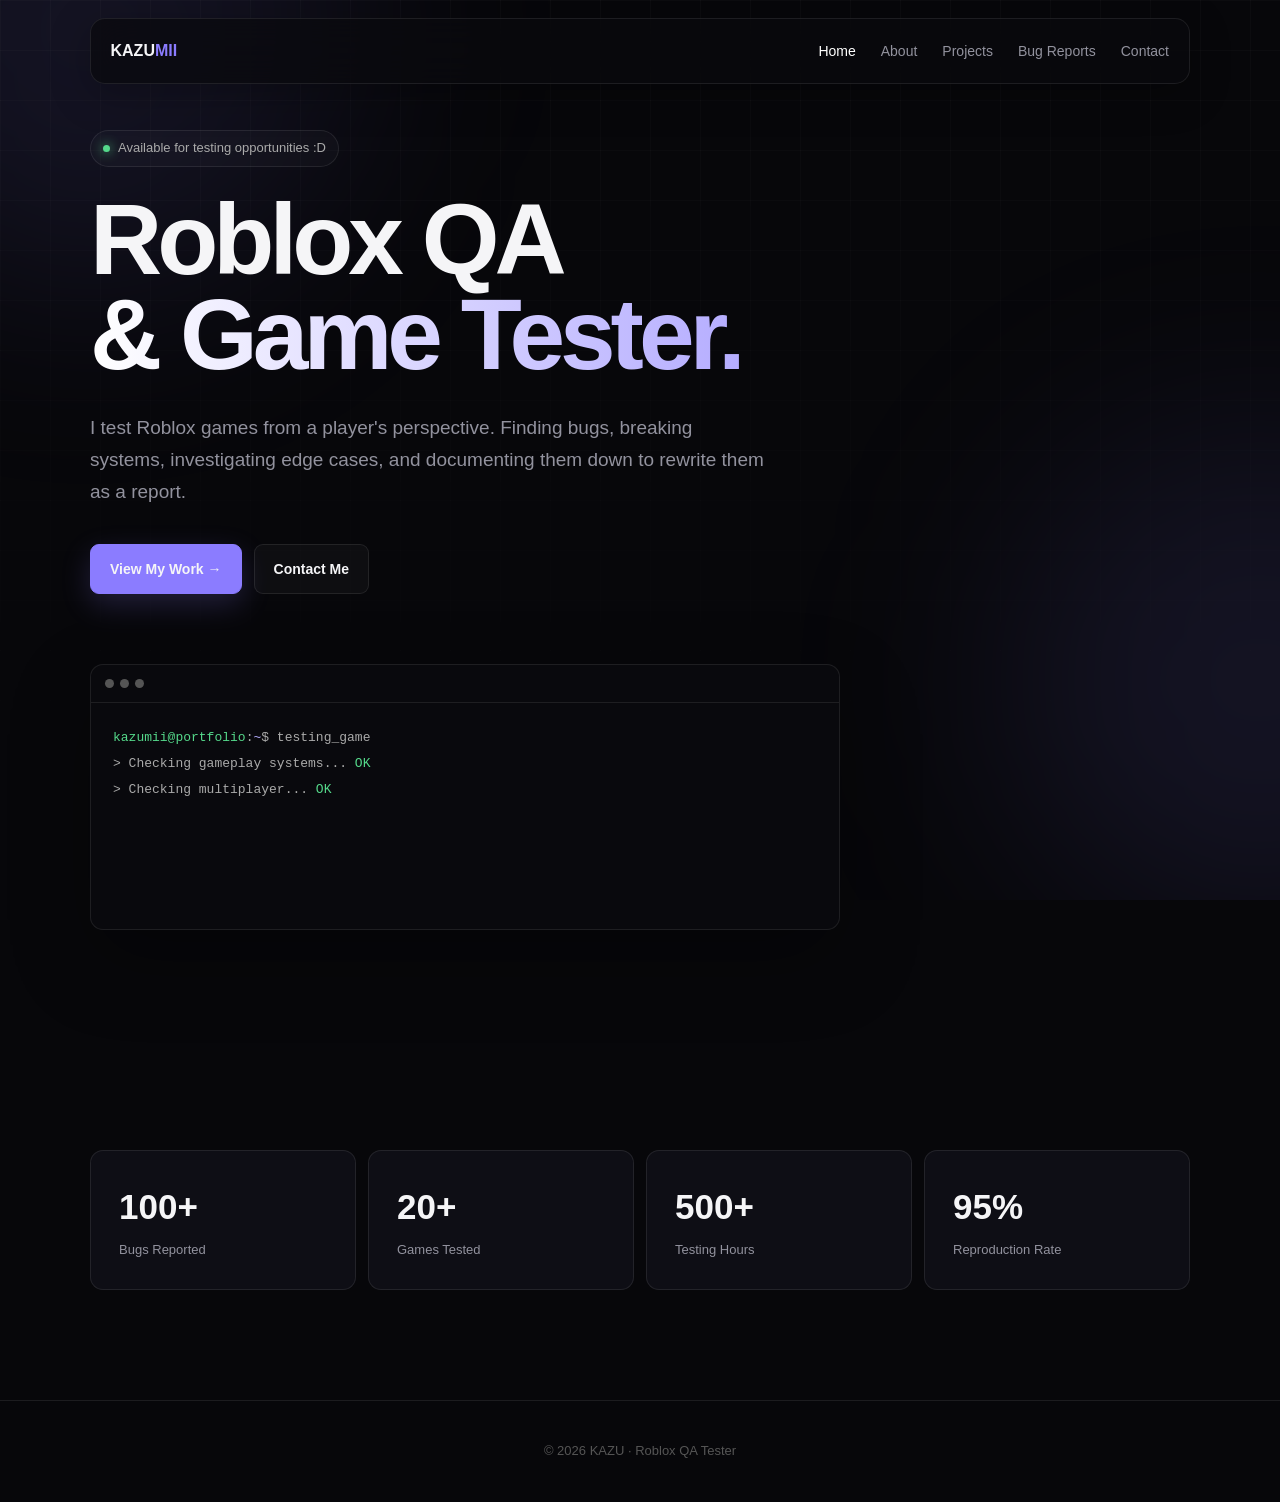
<file: index.html>
<!DOCTYPE html>
<html lang="en"><head><meta charset="UTF-8"><meta name="viewport" content="width=device-width,initial-scale=1.0"><title>Kazumii — Roblox QA Tester</title><link rel="stylesheet" href="style.css"></head>
<body>
<div class="background"><div class="grid"></div><div class="glow one"></div><div class="glow two"></div></div>

<nav class="navbar">
 <div class="nav-inner">
  <a class="logo" href="index.html">KAZU<span>MII</span></a>
  <button class="mobile-menu" aria-label="Open menu">☰</button>
  <ul class="nav-links">
   <li><a class="active" href="index.html">Home</a></li>
   <li><a class="" href="about.html">About</a></li>
   <li><a class="" href="projects.html">Projects</a></li>
   <li><a class="" href="bugs.html">Bug Reports</a></li>
   <li><a class="" href="contact.html">Contact</a></li>
  </ul>
 </div>
</nav>

<section class="hero"><div class="container"><div class="hero-content reveal">
<div class="availability"><span class="status-dot"></span> Available for testing opportunities :D</div>
<h1>Roblox QA<br><span class="gradient">& Game Tester.</span></h1>
<p class="hero-description">I test Roblox games from a player's perspective. Finding bugs, breaking systems, investigating edge cases, and documenting them down to rewrite them as a report.</p>
<div class="hero-buttons"><a href="projects.html" class="btn btn-primary">View My Work →</a><a href="contact.html" class="btn btn-secondary">Contact Me</a></div>
<div class="terminal"><div class="terminal-header"><span class="terminal-dot"></span><span class="terminal-dot"></span><span class="terminal-dot"></span></div><div class="terminal-body">
<div><span class="green">kazumii@portfolio</span>:<span class="purple">~</span>$ testing_game</div>
<div>&gt; Checking gameplay systems... <span class="green">OK</span></div>
<div>&gt; Checking multiplayer... <span class="green">OK</span></div>
<div>&gt; Checking edge cases... <span style="color:#f1c75b">3 issues found</span></div>
<div>&gt; Generating bug reports... <span class="green">DONE</span></div>
<div>&gt; Testing completed.</div>
<div>Kazumii happi!!</div>
</div></div>
</div></div></section>

<section><div class="container"><div class="stats reveal">
<div class="stat-card"><div class="stat-number">100+</div><div class="stat-label">Bugs Reported</div></div>
<div class="stat-card"><div class="stat-number">20+</div><div class="stat-label">Games Tested</div></div>
<div class="stat-card"><div class="stat-number">500+</div><div class="stat-label">Testing Hours</div></div>
<div class="stat-card"><div class="stat-number">95%</div><div class="stat-label">Reproduction Rate</div></div>
</div></div></section>


<footer><div class="container">© 2026 KAZU · Roblox QA Tester</div></footer>
<script src="script.js"></script>
</body></html>
</file>
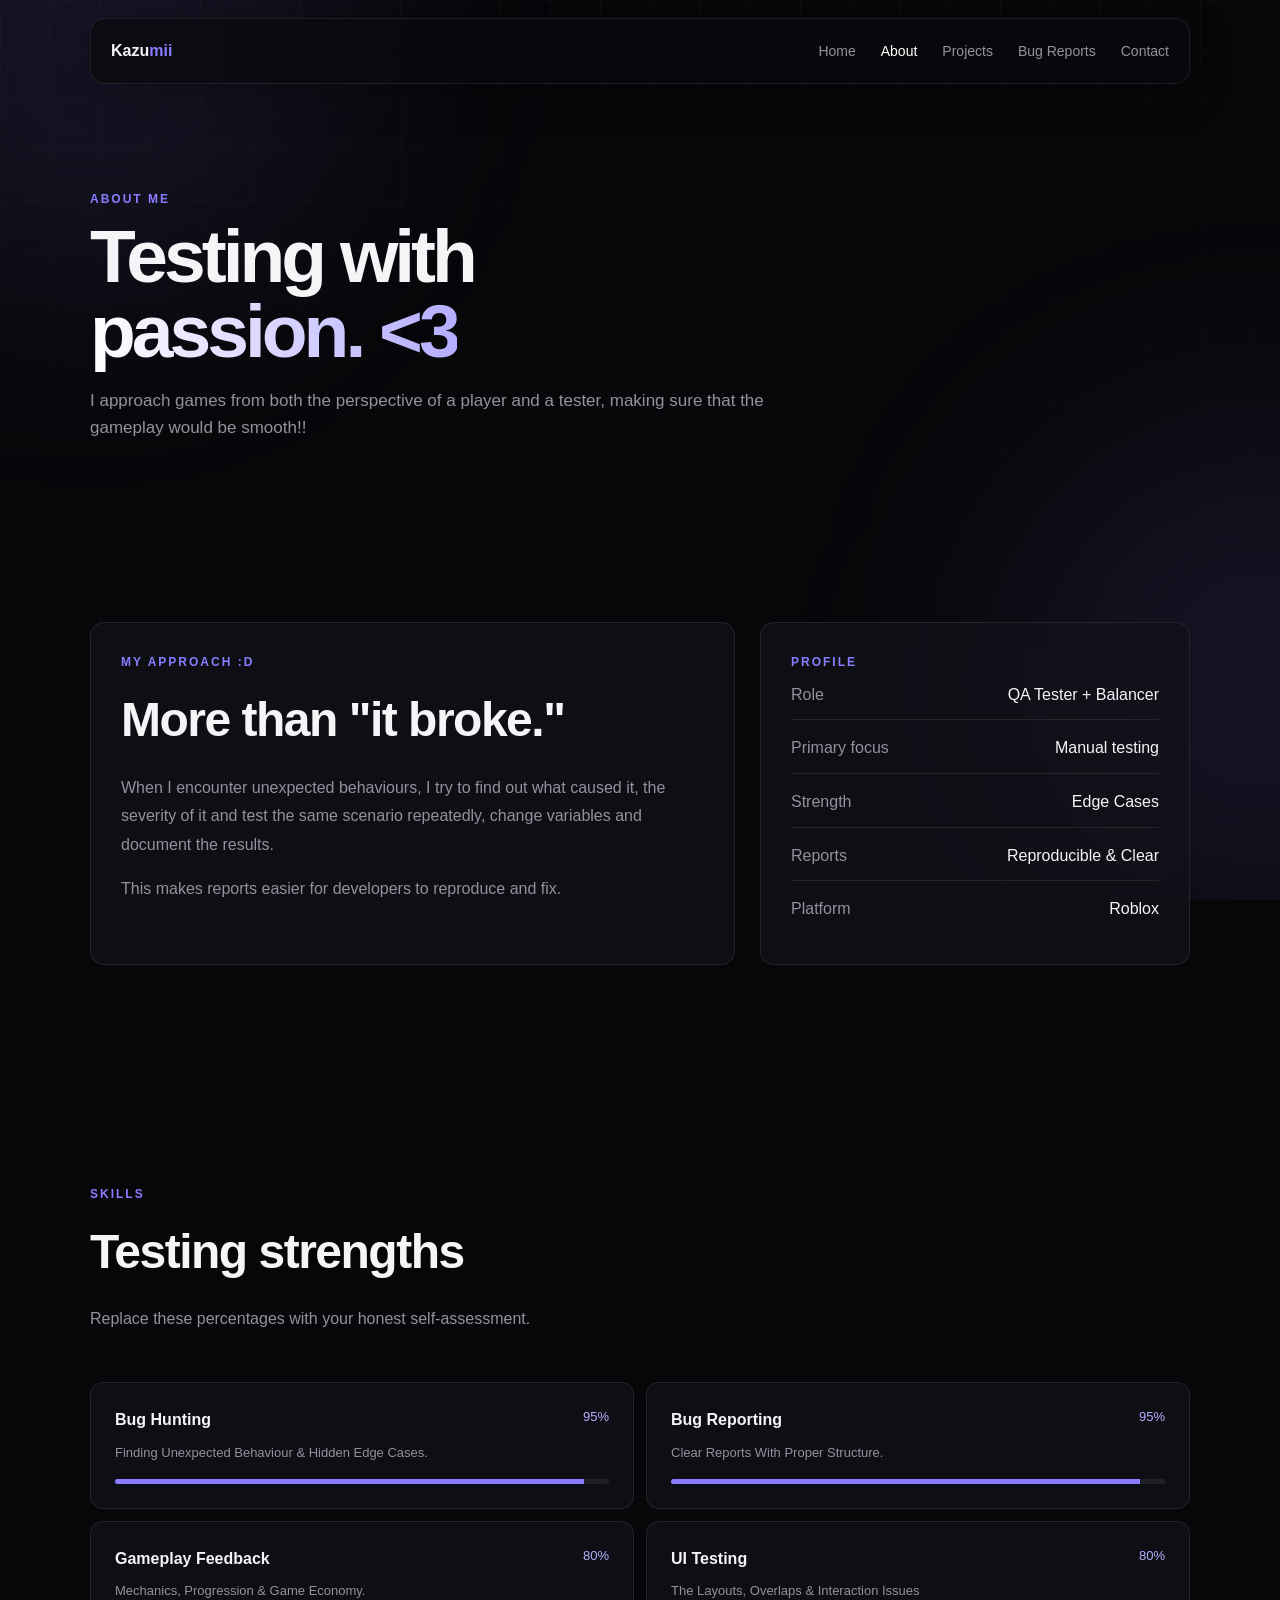
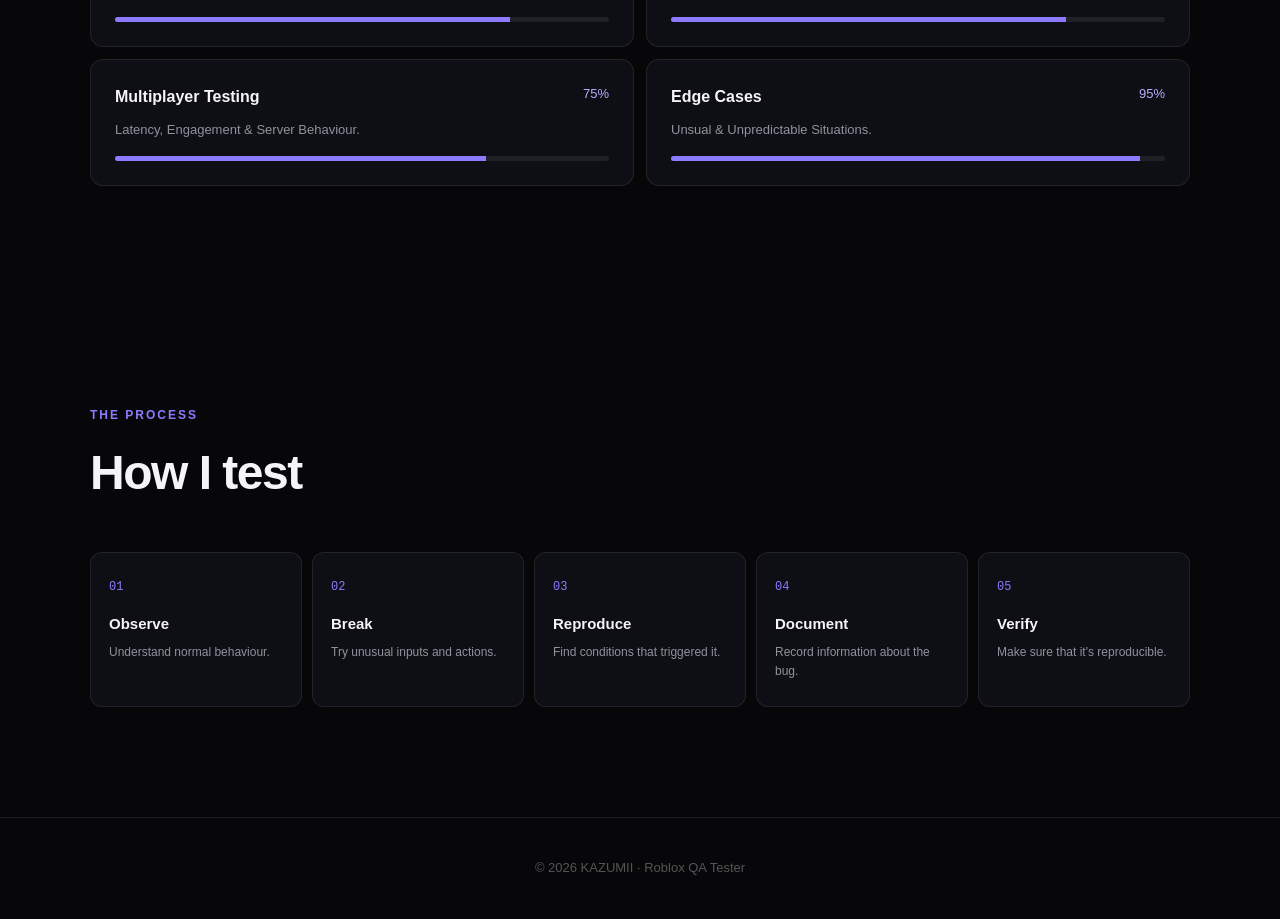
<file: about.html>
<!DOCTYPE html>
<html lang="en"><head><meta charset="UTF-8"><meta name="viewport" content="width=device-width,initial-scale=1.0"><title>Kazumii</title><link rel="stylesheet" href="style.css"></head>
<body>
<div class="background"><div class="grid"></div><div class="glow one"></div><div class="glow two"></div></div>

<nav class="navbar">
 <div class="nav-inner">
  <a class="logo" href="index.html">Kazu<span>mii</span></a>
  <button class="mobile-menu" aria-label="Open menu">☰</button>
  <ul class="nav-links">
   <li><a class="" href="index.html">Home</a></li>
   <li><a class="active" href="about.html">About</a></li>
   <li><a class="" href="projects.html">Projects</a></li>
   <li><a class="" href="bugs.html">Bug Reports</a></li>
   <li><a class="" href="contact.html">Contact</a></li>
  </ul>
 </div>
</nav>

<section class="page-hero"><div class="container reveal"><div class="section-label">ABOUT ME</div><h1>Testing with<br><span class="gradient">passion. <3</span></h1><p>I approach games from both the perspective of a player and a tester, making sure that the gameplay would be smooth!!</p></div></section>

<section><div class="container"><div class="about-grid">
<div class="card reveal"><div class="section-label">MY APPROACH :D</div><h2 class="section-title">More than "it broke."</h2><p class="about-text">When I encounter unexpected behaviours, I try to find out what caused it, the severity of it and test the same scenario repeatedly, change variables and document the results.</p><p class="about-text">This makes reports easier for developers to reproduce and fix.</p></div>
<div class="card reveal"><div class="section-label">PROFILE</div><ul class="info-list"><li><span>Role</span><span>QA Tester + Balancer</span></li><li><span>Primary focus</span><span>Manual testing</span></li><li><span>Strength</span><span>Edge Cases</span></li><li><span>Reports</span><span>Reproducible & Clear</span></li><li><span>Platform</span><span>Roblox</span></li></ul></div>
</div></div></section>

<section id="skills"><div class="container"><div class="reveal"><div class="section-label">SKILLS</div><h2 class="section-title">Testing strengths</h2><p class="section-description">Replace these percentages with your honest self-assessment.</p></div><br><br>
<div class="skills-grid">
<div class="skill-card reveal"><div class="skill-top"><span class="skill-name">Bug Hunting</span><span class="skill-percent">95%</span></div><p class="skill-description">Finding Unexpected Behaviour & Hidden Edge Cases.</p><div class="progress"><div class="progress-bar" data-width="95%"></div></div></div>
<div class="skill-card reveal"><div class="skill-top"><span class="skill-name">Bug Reporting</span><span class="skill-percent">95%</span></div><p class="skill-description">Clear Reports With Proper Structure.</p><div class="progress"><div class="progress-bar" data-width="95%"></div></div></div>
<div class="skill-card reveal"><div class="skill-top"><span class="skill-name">Gameplay Feedback</span><span class="skill-percent">80%</span></div><p class="skill-description">Mechanics, Progression & Game Economy.</p><div class="progress"><div class="progress-bar" data-width="80%"></div></div></div>
<div class="skill-card reveal"><div class="skill-top"><span class="skill-name">UI Testing</span><span class="skill-percent">80%</span></div><p class="skill-description">The Layouts, Overlaps & Interaction Issues</p><div class="progress"><div class="progress-bar" data-width="80%"></div></div></div>
<div class="skill-card reveal"><div class="skill-top"><span class="skill-name">Multiplayer Testing</span><span class="skill-percent">75%</span></div><p class="skill-description">Latency, Engagement & Server Behaviour.</p><div class="progress"><div class="progress-bar" data-width="75%"></div></div></div>
<div class="skill-card reveal"><div class="skill-top"><span class="skill-name">Edge Cases</span><span class="skill-percent">95%</span></div><p class="skill-description">Unsual & Unpredictable Situations.</p><div class="progress"><div class="progress-bar" data-width="95%"></div></div></div>
</div></div></section>

<section><div class="container"><div class="reveal"><div class="section-label">THE PROCESS</div><h2 class="section-title">How I test</h2></div><div class="process">
<div class="process-step reveal"><div class="step-number">01</div><h3>Observe</h3><p>Understand normal behaviour.</p></div>
<div class="process-step reveal"><div class="step-number">02</div><h3>Break</h3><p>Try unusual inputs and actions.</p></div>
<div class="process-step reveal"><div class="step-number">03</div><h3>Reproduce</h3><p>Find conditions that triggered it.</p></div>
<div class="process-step reveal"><div class="step-number">04</div><h3>Document</h3><p>Record information about the bug.</p></div>
<div class="process-step reveal"><div class="step-number">05</div><h3>Verify</h3><p>Make sure that it's reproducible.</p></div>
</div></div></section>

<footer><div class="container">© 2026 KAZUMII · Roblox QA Tester</div></footer>
<script src="script.js"></script>
</body></html>
</file>
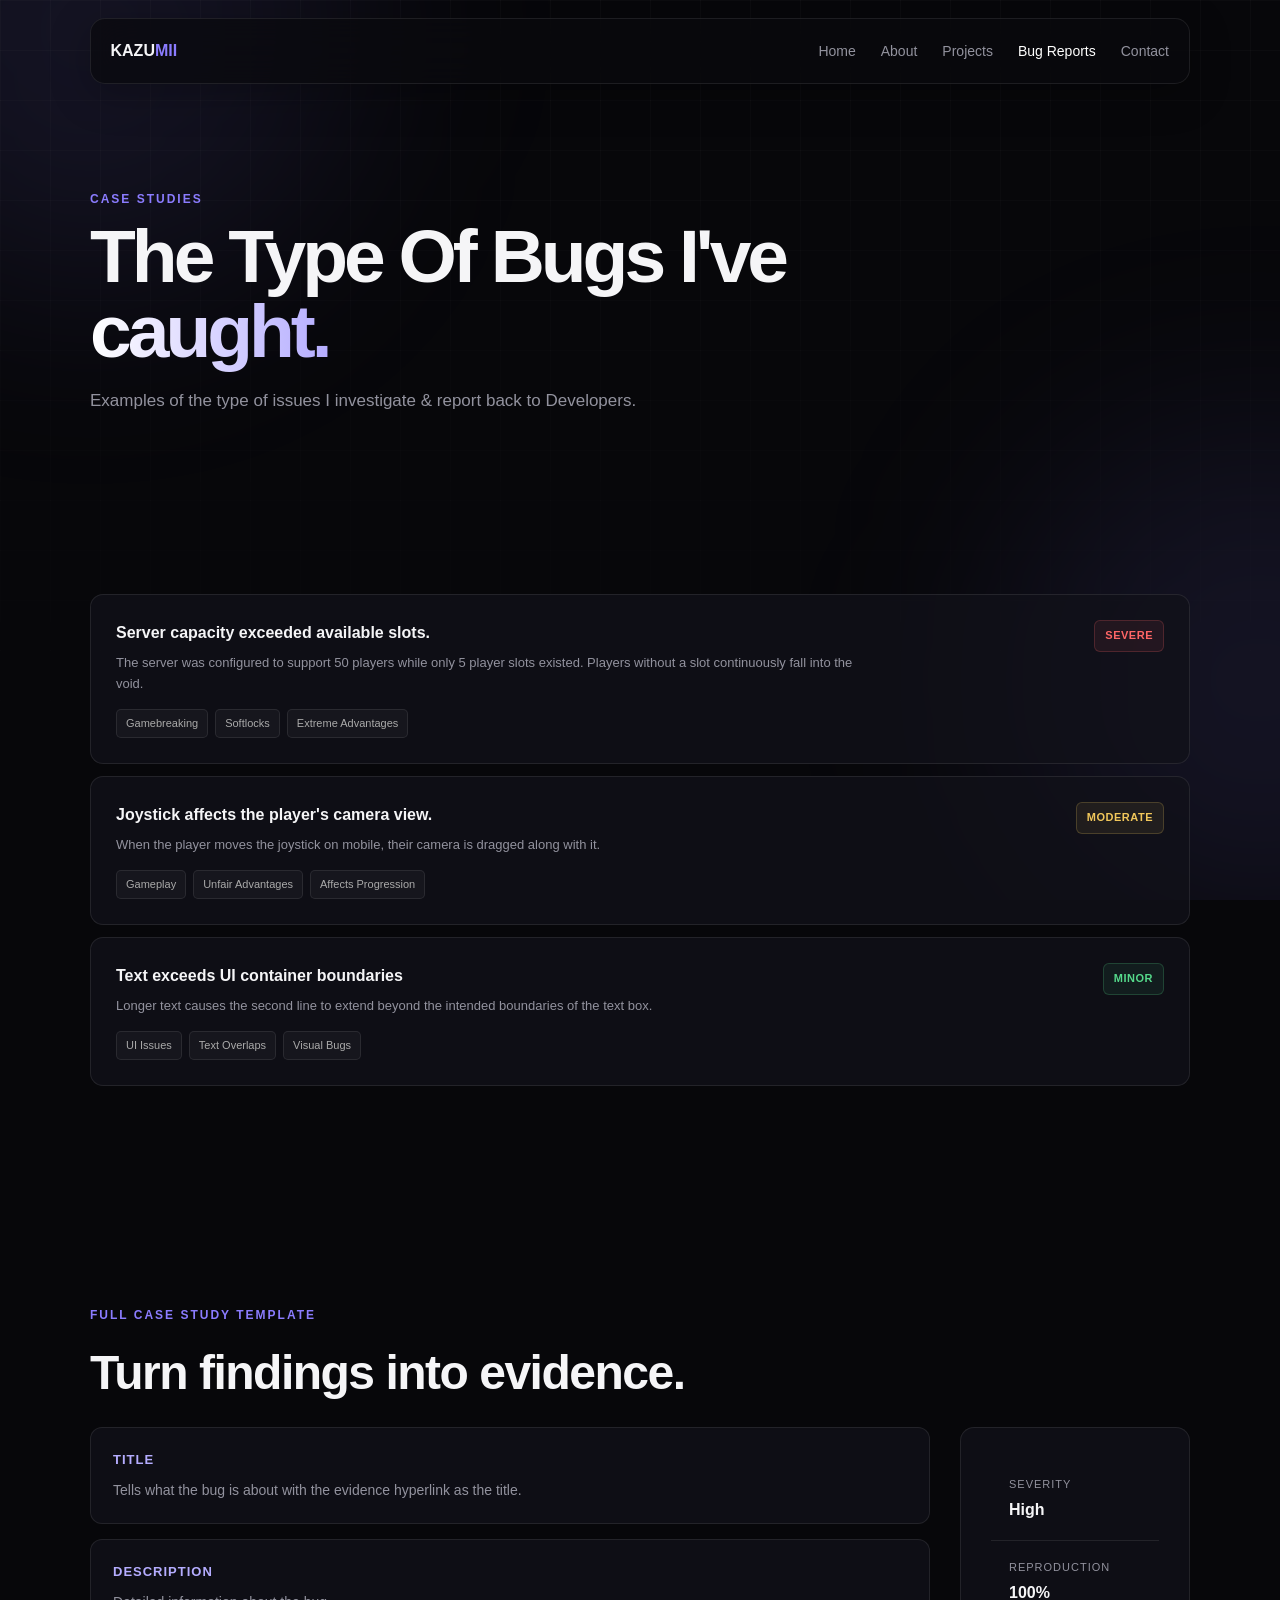
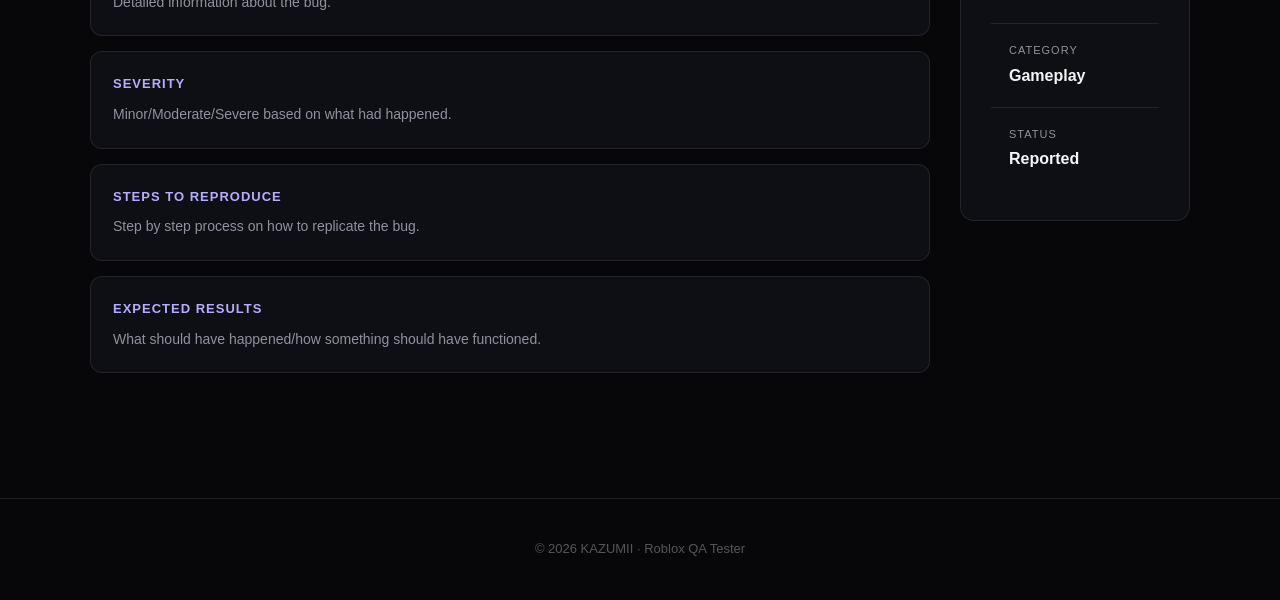
<file: bugs.html>
<!DOCTYPE html>
<html lang="en"><head><meta charset="UTF-8"><meta name="viewport" content="width=device-width,initial-scale=1.0"><title>Bug Reports — Kazumii</title><link rel="stylesheet" href="style.css"></head>
<body>
<div class="background"><div class="grid"></div><div class="glow one"></div><div class="glow two"></div></div>

<nav class="navbar">
 <div class="nav-inner">
  <a class="logo" href="index.html">KAZU<span>MII</span></a>
  <button class="mobile-menu" aria-label="Open menu">☰</button>
  <ul class="nav-links">
   <li><a class="" href="index.html">Home</a></li>
   <li><a class="" href="about.html">About</a></li>
   <li><a class="" href="projects.html">Projects</a></li>
   <li><a class="active" href="bugs.html">Bug Reports</a></li>
   <li><a class="" href="contact.html">Contact</a></li>
  </ul>
 </div>
</nav>

<section class="page-hero"><div class="container reveal"><div class="section-label">CASE STUDIES</div><h1>The Type Of Bugs I've<br><span class="gradient">caught.</span></h1><p>Examples of the type of issues I investigate & report back to Developers.</p></div></section>

<section><div class="container"><div class="bugs">
<article class="bug reveal"><div><h3 class="bug-title">Server capacity exceeded available slots.</h3><p class="bug-description">The server was configured to support 50 players while only 5 player slots existed. Players without a slot continuously fall into the void.</p><div class="bug-meta"><span class="tag">Gamebreaking</span><span class="tag">Softlocks</span><span class="tag">Extreme Advantages</span></div></div><span class="severity high">SEVERE</span></article>
<article class="bug reveal"><div><h3 class="bug-title">Joystick affects the player's camera view.</h3><p class="bug-description">When the player moves the joystick on mobile, their camera is dragged along with it.</p><div class="bug-meta"><span class="tag">Gameplay</span><span class="tag">Unfair Advantages</span><span class="tag">Affects Progression</span></div></div><span class="severity medium">MODERATE</span></article>
<article class="bug reveal"><div><h3 class="bug-title">Text exceeds UI container boundaries</h3><p class="bug-description">Longer text causes the second line to extend beyond the intended boundaries of the text box.</p><div class="bug-meta"><span class="tag">UI Issues</span><span class="tag">Text Overlaps</span><span class="tag">Visual Bugs</span></div></div><span class="severity low">MINOR</span></article>
</div></div></section>

<section><div class="container"><div class="section-label">FULL CASE STUDY TEMPLATE</div><h2 class="section-title">Turn findings into evidence.</h2><div class="bug-detail">
<div>
<div class="detail-box reveal"><h3>Title</h3><p>Tells what the bug is about with the evidence hyperlink as the title.</p></div>
<div class="detail-box reveal"><h3>Description</h3><p>Detailed information about the bug.</p></div>
<div class="detail-box reveal"><h3>Severity</h3><p>Minor/Moderate/Severe based on what had happened.</p></div>
<div class="detail-box reveal"><h3>Steps To Reproduce</h3><p>Step by step process on how to replicate the bug.</p></div>
<div class="detail-box reveal"><h3>Expected Results</h3><p>What should have happened/how something should have functioned.</p></div>
</div>
<div class="side-box">
<div class="card reveal"><div class="side-stat"><small>Severity</small><strong>High</strong></div><div class="side-stat"><small>Reproduction</small><strong>100%</strong></div><div class="side-stat"><small>Category</small><strong>Gameplay</strong></div><div class="side-stat"><small>Status</small><strong>Reported</strong></div></div>
</div>
</div></div></section>

<footer><div class="container">© 2026 KAZUMII · Roblox QA Tester</div></footer>
<script src="script.js"></script>
</body></html>
</file>
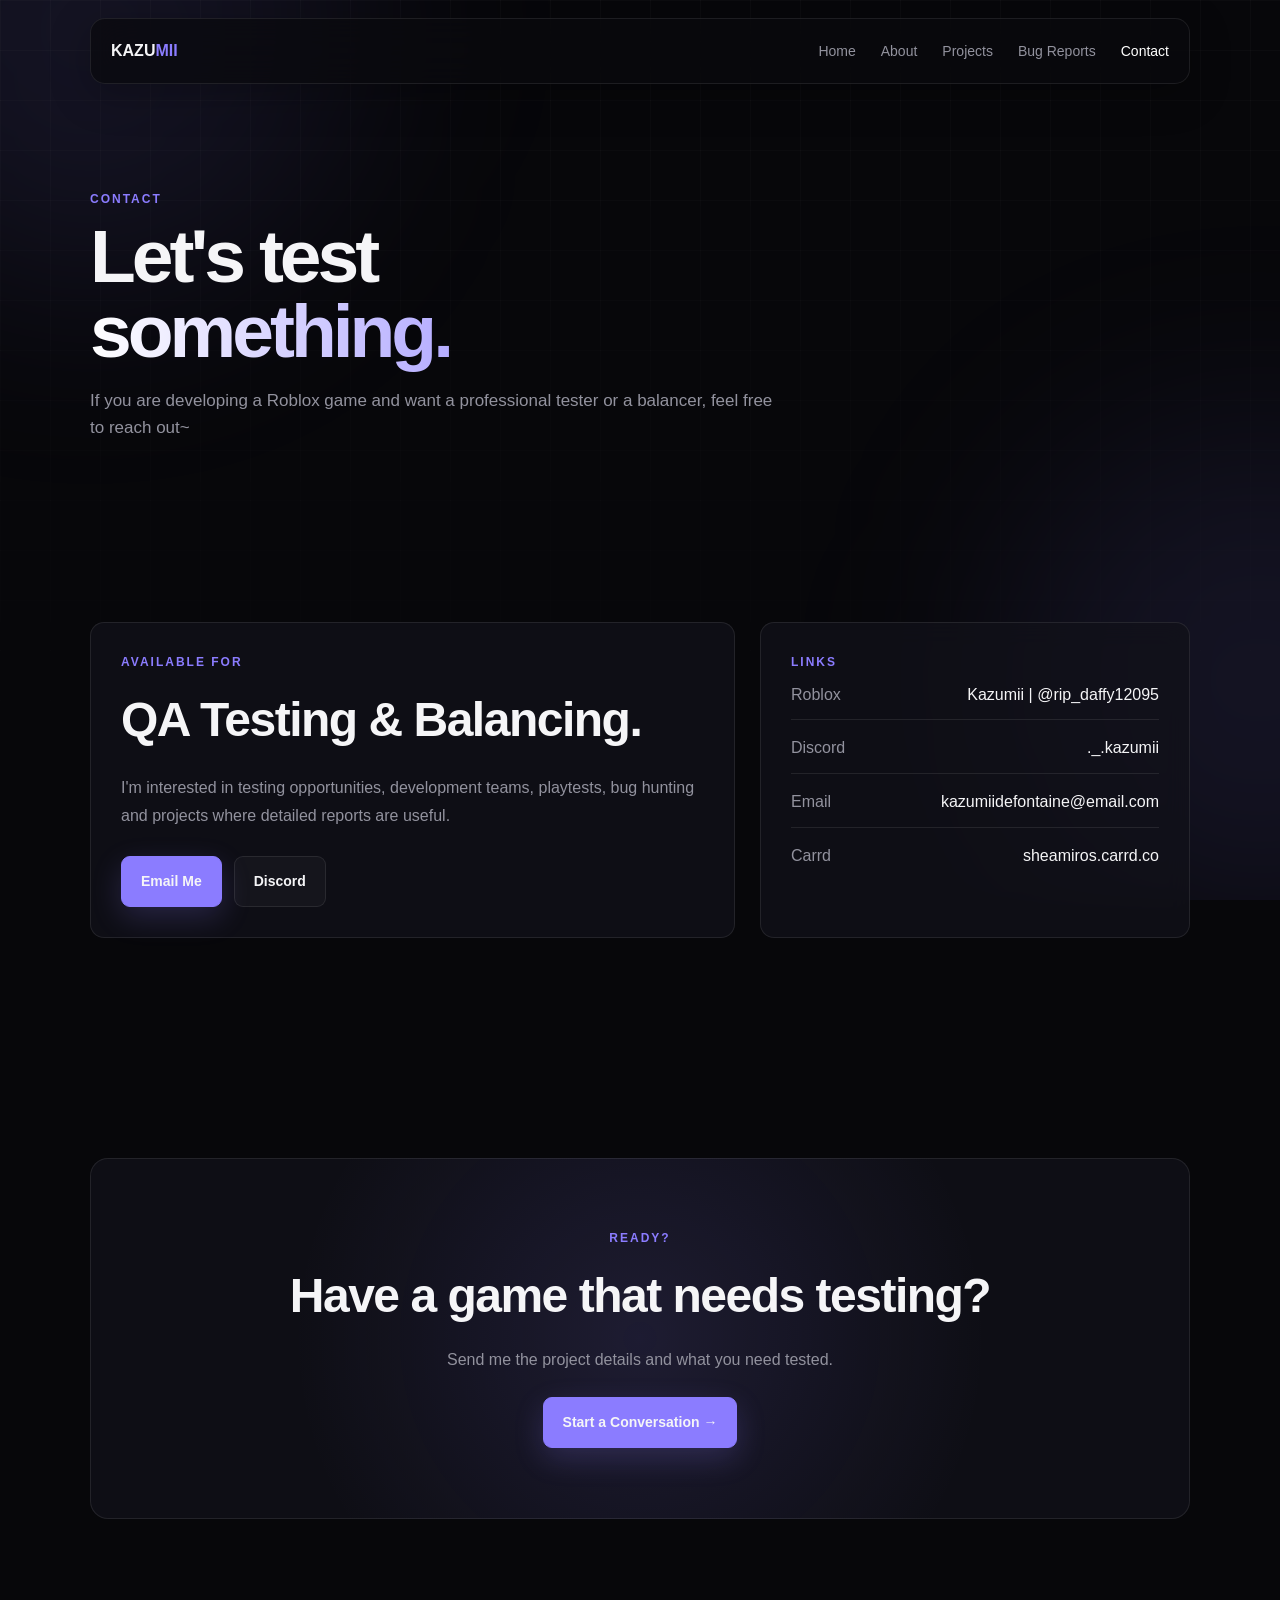
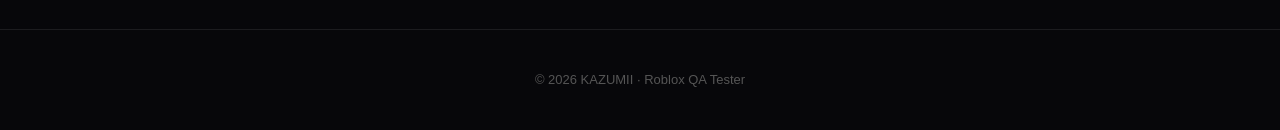
<file: contact.html>
<!DOCTYPE html>
<html lang="en"><head><meta charset="UTF-8"><meta name="viewport" content="width=device-width,initial-scale=1.0"><title>Contact — Kazumii</title><link rel="stylesheet" href="style.css"></head>
<body>
<div class="background"><div class="grid"></div><div class="glow one"></div><div class="glow two"></div></div>

<nav class="navbar">
 <div class="nav-inner">
  <a class="logo" href="index.html">KAZU<span>MII</span></a>
  <button class="mobile-menu" aria-label="Open menu">☰</button>
  <ul class="nav-links">
   <li><a class="" href="index.html">Home</a></li>
   <li><a class="" href="about.html">About</a></li>
   <li><a class="" href="projects.html">Projects</a></li>
   <li><a class="" href="bugs.html">Bug Reports</a></li>
   <li><a class="active" href="contact.html">Contact</a></li>
  </ul>
 </div>
</nav>

<section class="page-hero"><div class="container reveal"><div class="section-label">CONTACT</div><h1>Let's test<br><span class="gradient">something.</span></h1><p>If you are developing a Roblox game and want a professional tester or a balancer, feel free to reach out~</p></div></section>

<section><div class="container"><div class="about-grid">
<div class="card reveal"><div class="section-label">AVAILABLE FOR</div><h2 class="section-title">QA Testing & Balancing.</h2><p class="about-text">I'm interested in testing opportunities, development teams, playtests, bug hunting and projects where detailed reports are useful.</p><div class="hero-buttons" style="margin-top:25px"><a class="btn btn-primary" href="mailto:kazumiidefontaine@email.com">Email Me</a><a class="btn btn-secondary" href="https://discord.com/users/900676620325621811" target="_blank">Discord</a></div></div>
<div class="card reveal"><div class="section-label">LINKS</div><ul class="info-list"><li><span>Roblox</span><a href="https://www.roblox.com/users/4389479273/profile" target="_blank">Kazumii | @rip_daffy12095</a></li><li><span>Discord</span><span>._.kazumii</span></li><li><span>Email</span><span>kazumiidefontaine@email.com</span></li><li><span>Carrd</span><a href="https://sheamios.carrd.co" target="_blank">sheamiros.carrd.co</a></li></ul></div>
</div></div></section>

<section><div class="container"><div class="cta reveal"><div class="section-label">READY?</div><h2>Have a game that needs testing?</h2><p>Send me the project details and what you need tested.</p><a class="btn btn-primary" href="mailto:kazumiidefontaine@email.com">Start a Conversation →</a></div></div></section>

<footer><div class="container">© 2026 KAZUMII · Roblox QA Tester</div></footer>
<script src="script.js"></script>
</body></html>
</file>
<file: style.css>
:root{
    --bg:#07070a; --panel:rgba(18,18,25,.76); --panel2:#111117;
    --text:#f5f5f7; --muted:#92929e; --accent:#8b7cff; --accent2:#b5adff;
    --border:rgba(255,255,255,.085); --green:#55d98b; --yellow:#f1c75b; --red:#ff6666;
}
*{box-sizing:border-box;margin:0;padding:0}
html{scroll-behavior:smooth}
body{font-family:Inter,Arial,Helvetica,sans-serif;background:var(--bg);color:var(--text);line-height:1.6;overflow-x:hidden}
a{text-decoration:none;color:inherit}
button{font:inherit}
.container{width:min(1100px,calc(100% - 30px));margin:auto}
section{padding:110px 0}
.background{position:fixed;inset:0;z-index:-10;pointer-events:none;overflow:hidden}
.grid{position:absolute;inset:0;background-image:linear-gradient(rgba(255,255,255,.025) 1px,transparent 1px),linear-gradient(90deg,rgba(255,255,255,.025) 1px,transparent 1px);background-size:50px 50px;mask-image:linear-gradient(to bottom,#000,transparent 92%)}
.glow{position:absolute;width:520px;height:520px;border-radius:50%;filter:blur(110px);background:rgba(139,124,255,.10)}
.glow.one{top:-230px;left:-170px}.glow.two{right:-240px;top:420px}
.navbar{position:fixed;top:18px;left:50%;transform:translateX(-50%);width:min(1100px,calc(100% - 30px));z-index:1000;background:rgba(10,10,14,.74);backdrop-filter:blur(18px);border:1px solid var(--border);border-radius:15px;box-shadow:0 10px 40px rgba(0,0,0,.25)}
.nav-inner{height:64px;display:flex;align-items:center;justify-content:space-between;padding:0 20px}
.logo{font-weight:800}.logo span{color:var(--accent)}
.nav-links{display:flex;gap:25px;list-style:none}.nav-links a{font-size:14px;color:var(--muted);transition:.2s}.nav-links a:hover,.nav-links a.active{color:#fff}
.hero{min-height:100vh;display:flex;align-items:center;padding-top:130px}
.hero-content{max-width:850px}
.availability{display:inline-flex;align-items:center;gap:8px;padding:7px 12px;border:1px solid var(--border);border-radius:50px;background:rgba(255,255,255,.025);color:#aaa;font-size:13px;margin-bottom:25px}
.status-dot{width:7px;height:7px;background:var(--green);border-radius:50%;box-shadow:0 0 12px var(--green)}
.hero h1{font-size:clamp(55px,9vw,100px);line-height:.95;letter-spacing:-5px;margin-bottom:30px}
.gradient{background:linear-gradient(90deg,#fff,var(--accent2));-webkit-background-clip:text;-webkit-text-fill-color:transparent}
.hero-description{color:var(--muted);font-size:19px;line-height:1.7;max-width:680px;margin-bottom:35px}
.hero-buttons{display:flex;gap:12px;flex-wrap:wrap}
.btn{display:inline-flex;align-items:center;justify-content:center;gap:8px;padding:13px 19px;border-radius:9px;font-size:14px;font-weight:700;border:1px solid var(--border);transition:.2s}
.btn:hover{transform:translateY(-3px);border-color:rgba(139,124,255,.45)}
.btn-primary{background:var(--accent);border-color:var(--accent);box-shadow:0 10px 30px rgba(139,124,255,.2)}
.btn-secondary{background:rgba(255,255,255,.03)}
.terminal{margin-top:70px;max-width:750px;border:1px solid var(--border);border-radius:13px;overflow:hidden;background:rgba(10,10,14,.8);box-shadow:0 30px 80px rgba(0,0,0,.3)}
.terminal-header{height:38px;display:flex;align-items:center;padding:0 14px;gap:6px;border-bottom:1px solid var(--border)}
.terminal-dot{width:9px;height:9px;border-radius:50%;background:#555}
.terminal-body{padding:22px;font-family:Consolas,monospace;color:#aaa;font-size:13px;line-height:2}
.green{color:var(--green)}.purple{color:var(--accent2)}
.section-label{color:var(--accent);font-size:12px;font-weight:800;letter-spacing:2px;margin-bottom:10px}
.section-title{font-size:clamp(32px,5vw,48px);letter-spacing:-1.5px;margin-bottom:15px}
.section-description{color:var(--muted);max-width:650px}
.card{background:var(--panel);border:1px solid var(--border);border-radius:14px;padding:30px;backdrop-filter:blur(12px);transition:.25s}.card:hover{border-color:rgba(139,124,255,.45)}
.stats{display:grid;grid-template-columns:repeat(4,1fr);gap:12px}
.stat-card{position:relative;padding:28px;border:1px solid var(--border);border-radius:13px;background:var(--panel);overflow:hidden;transition:.25s}
.stat-card:hover{transform:translateY(-5px);border-color:rgba(139,124,255,.45)}
.stat-number{font-size:35px;font-weight:800}.stat-label{color:var(--muted);font-size:13px;margin-top:5px}
.about-grid{display:grid;grid-template-columns:1.2fr .8fr;gap:25px}.about-text{color:var(--muted);line-height:1.8;font-size:16px}.about-text+.about-text{margin-top:15px}
.info-list{list-style:none;display:grid;gap:15px}.info-list li{display:flex;justify-content:space-between;gap:20px;padding-bottom:12px;border-bottom:1px solid var(--border)}.info-list li:last-child{border:0}.info-list span:first-child{color:var(--muted)}.info-list span:last-child{text-align:right}
.skills-grid{display:grid;grid-template-columns:repeat(2,1fr);gap:12px}.skill-card{padding:24px;border:1px solid var(--border);background:var(--panel);border-radius:13px;transition:.25s}.skill-card:hover{transform:translateY(-4px);border-color:rgba(139,124,255,.45)}
.skill-top{display:flex;justify-content:space-between;margin-bottom:10px}.skill-name{font-weight:700}.skill-percent{color:var(--accent2);font-size:13px}.skill-description{color:var(--muted);font-size:13px;margin-bottom:15px}.progress{height:5px;background:#202027;border-radius:10px;overflow:hidden}.progress-bar{height:100%;width:0;background:var(--accent);transition:width 1.4s ease}
.process{display:grid;grid-template-columns:repeat(5,1fr);gap:10px;margin-top:40px}.process-step{padding:25px 18px;border:1px solid var(--border);border-radius:12px;background:var(--panel)}.step-number{color:var(--accent);font-family:monospace;font-size:12px;margin-bottom:15px}.process-step h3{font-size:15px;margin-bottom:7px}.process-step p{color:var(--muted);font-size:12px;line-height:1.6}
.projects{display:grid;grid-template-columns:repeat(2,1fr);gap:18px}.project{border:1px solid var(--border);border-radius:14px;overflow:hidden;background:var(--panel);transition:.3s}.project:hover{transform:translateY(-7px);border-color:rgba(139,124,255,.45)}
.project-image{height:220px;background:linear-gradient(135deg,#15151d,#0d0d12);display:flex;align-items:center;justify-content:center;color:#555;font-size:13px;position:relative;overflow:hidden}.project-image img{width:100%;height:100%;object-fit:cover}.placeholder{letter-spacing:2px;opacity:.5}
.project-content{padding:25px}.project-title{font-size:20px;margin-bottom:7px}.project-role{color:var(--accent2);font-size:12px;font-weight:700;margin-bottom:13px}.project-description{color:var(--muted);font-size:13px;line-height:1.7;margin-bottom:18px}
.tags{display:flex;flex-wrap:wrap;gap:6px}.tag{padding:5px 9px;background:rgba(255,255,255,.035);border:1px solid var(--border);border-radius:5px;color:#aaa;font-size:11px}
.bugs{display:grid;gap:12px}.bug{display:grid;grid-template-columns:1fr auto;gap:20px;padding:25px;border:1px solid var(--border);border-radius:13px;background:var(--panel);transition:.25s}.bug:hover{border-color:rgba(139,124,255,.45);transform:translateX(4px)}
.bug-title{font-size:16px;margin-bottom:7px}.bug-description{color:var(--muted);font-size:13px;max-width:750px}.bug-meta{display:flex;gap:7px;margin-top:14px;flex-wrap:wrap}
.severity{align-self:start;padding:6px 10px;border-radius:6px;font-size:11px;font-weight:800;letter-spacing:.5px}.high{color:var(--red);background:rgba(255,102,102,.08);border:1px solid rgba(255,102,102,.2)}.medium{color:var(--yellow);background:rgba(241,199,91,.08);border:1px solid rgba(241,199,91,.2)}.low{color:var(--green);background:rgba(85,217,139,.08);border:1px solid rgba(85,217,139,.2)}
.timeline{position:relative;margin-top:40px;padding-left:25px;border-left:1px solid var(--border)}.timeline-item{position:relative;padding:0 0 45px 30px}.timeline-item:before{content:"";position:absolute;width:9px;height:9px;border-radius:50%;background:var(--accent);left:-30px;top:5px;box-shadow:0 0 0 5px var(--bg),0 0 15px rgba(139,124,255,.6)}.timeline-date{color:var(--accent2);font-size:12px;font-family:monospace;margin-bottom:7px}.timeline-item h3{margin-bottom:7px}.timeline-item p{color:var(--muted);font-size:13px;max-width:650px}
.page-hero{padding:190px 0 70px}.page-hero h1{font-size:clamp(45px,7vw,75px);letter-spacing:-4px;line-height:1;margin-bottom:18px}.page-hero p{color:var(--muted);max-width:700px;font-size:17px}
.bug-detail{display:grid;grid-template-columns:1fr 230px;gap:30px}.detail-box{padding:22px;border:1px solid var(--border);border-radius:12px;background:var(--panel);margin-bottom:15px}.detail-box h3{font-size:13px;color:var(--accent2);margin-bottom:8px;text-transform:uppercase;letter-spacing:1px}.detail-box p,.detail-box li{color:var(--muted);font-size:14px}.detail-box ul{padding-left:20px}.side-box{position:sticky;top:105px;height:max-content}.side-stat{padding:18px;border-bottom:1px solid var(--border)}.side-stat:last-child{border:0}.side-stat small{display:block;color:var(--muted);font-size:11px;text-transform:uppercase;letter-spacing:1px}.side-stat strong{display:block;margin-top:3px}
.cta{text-align:center;padding:70px 30px;border:1px solid var(--border);border-radius:18px;background:radial-gradient(circle at center,rgba(139,124,255,.12),transparent 60%),var(--panel)}.cta h2{font-size:clamp(30px,5vw,48px);letter-spacing:-1.5px;margin-bottom:12px}.cta p{color:var(--muted);max-width:550px;margin:0 auto 25px}
footer{padding:40px 0;border-top:1px solid var(--border);color:#555;font-size:13px;text-align:center}
.reveal{opacity:0;transform:translateY(25px);transition:opacity .7s ease,transform .7s ease}.reveal.visible{opacity:1;transform:translateY(0)}
.mobile-menu{display:none;background:none;border:0;color:white;font-size:22px}
@media(max-width:800px){
.nav-links{display:none}.mobile-menu{display:block}.nav-links.open{position:absolute;top:70px;left:0;right:0;display:flex;flex-direction:column;padding:18px 20px;background:rgba(10,10,14,.96);border:1px solid var(--border);border-radius:12px}
section{padding:85px 0}.hero h1{letter-spacing:-3px}.stats{grid-template-columns:repeat(2,1fr)}.about-grid,.projects,.skills-grid,.bug-detail{grid-template-columns:1fr}.process{grid-template-columns:1fr}.bug{grid-template-columns:1fr}.severity{justify-self:start}.side-box{position:static}
}
@media(max-width:500px){.stats{grid-template-columns:1fr}.hero-buttons{flex-direction:column}.btn{width:100%}}
</file>
